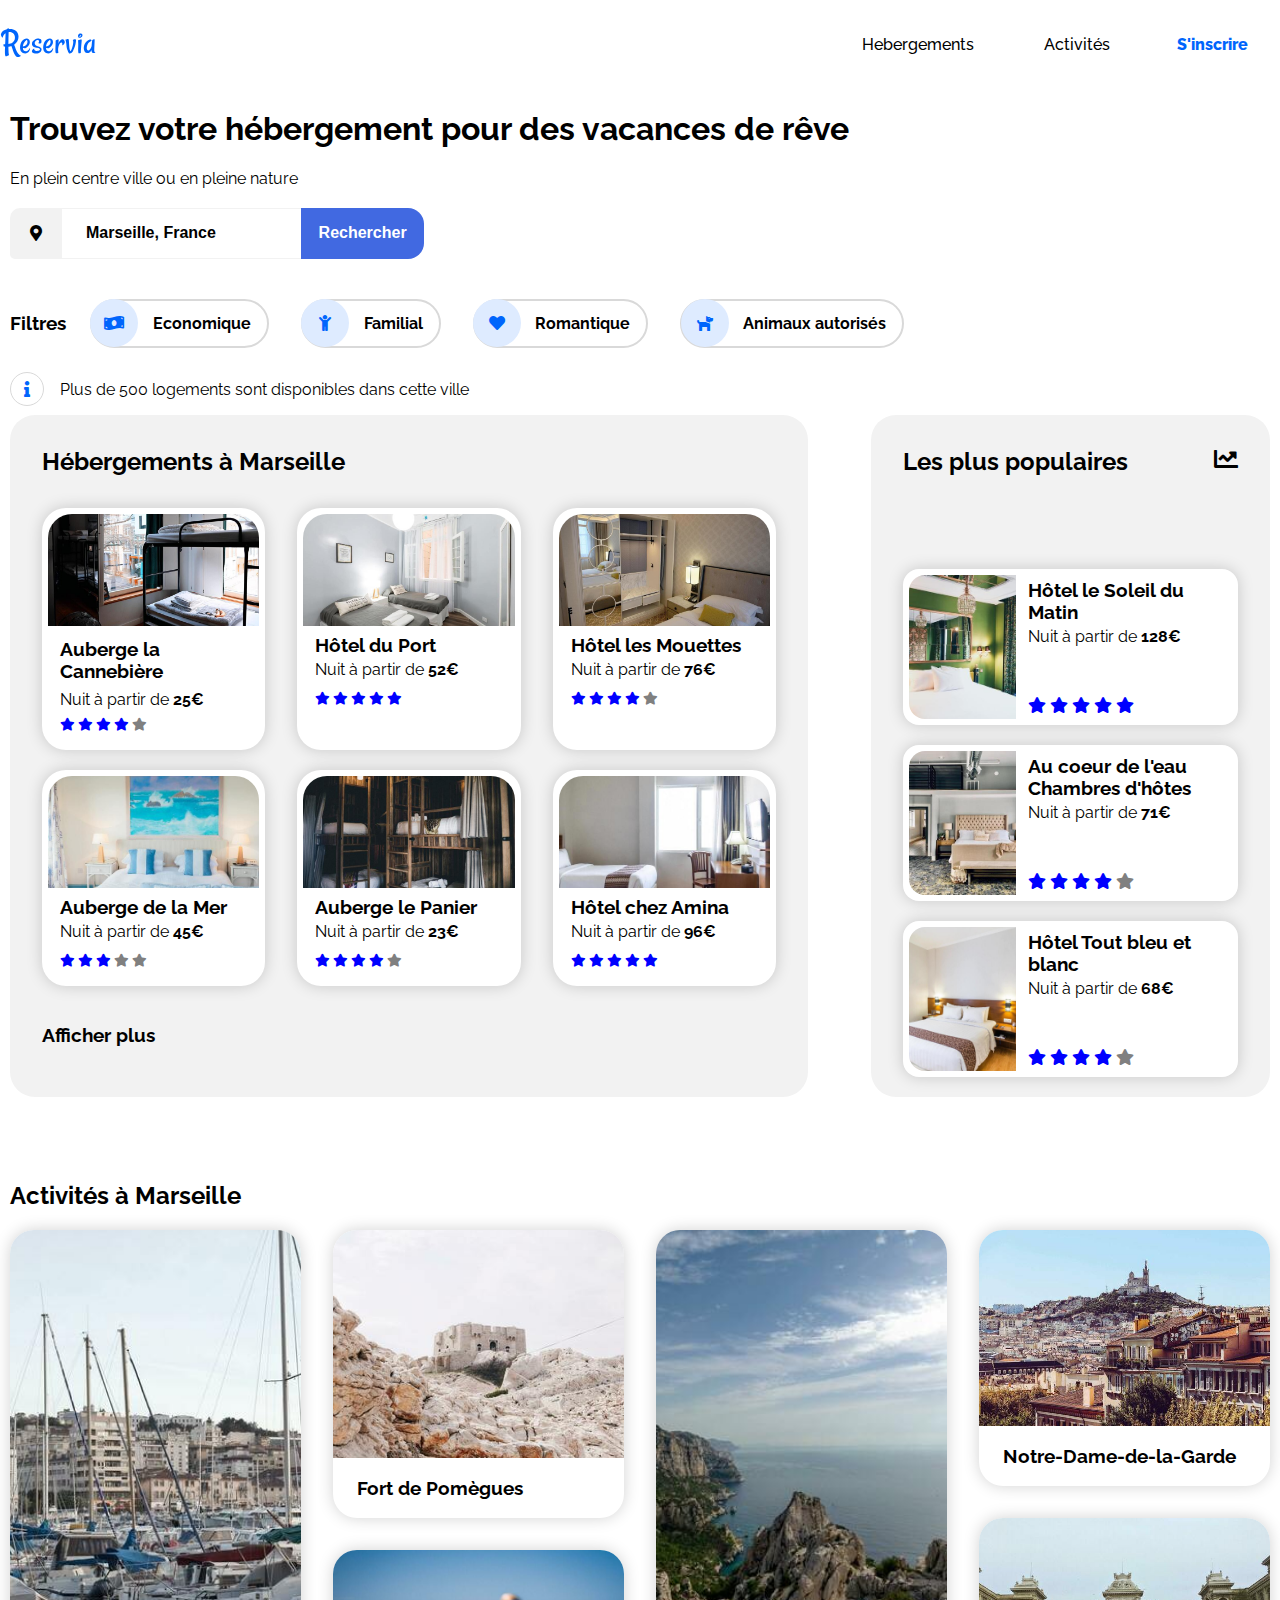
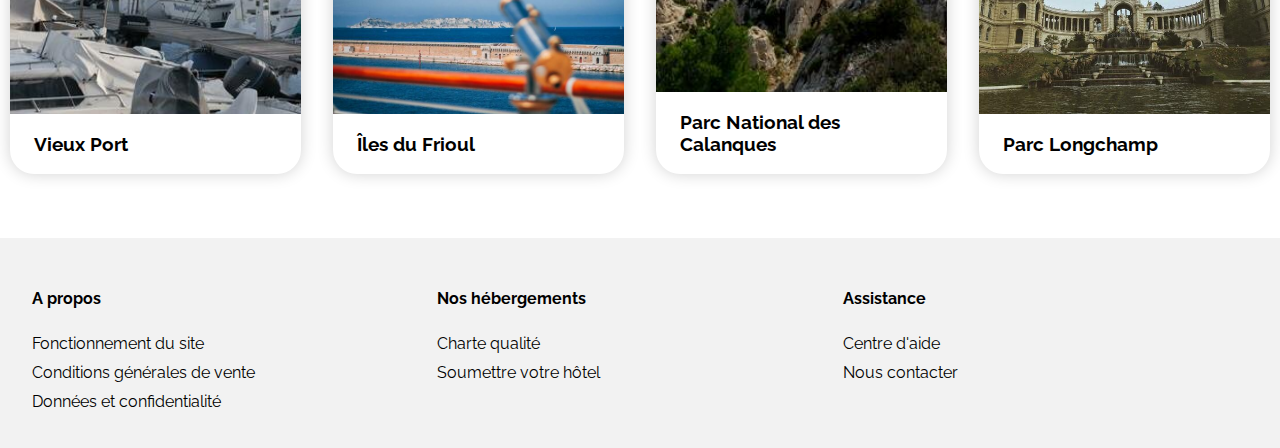
<file: index.html>
<!DOCTYPE html>
<html lang="fr">
    <head>
        <meta charset="UTF-8">
        <meta name="viewport" content="width=device-width, initial-scale=1.0">
        <title>Reservia</title>
        <link rel="stylesheet" href="style.css">
        <link rel="stylesheet" href="https://cdnjs.cloudflare.com/ajax/libs/font-awesome/5.13.1/css/all.min.css">
    </head>

    <body>
        <header class="head">
            <img class="image" src="images/logo/Reservia.svg" alt="logo__reservia">
                <nav>
                    <a href="#hebergements" class="lien">Hebergements</a>
                    <a href="#activites" class="lien">Activités</a>
                </nav>
                <a href="#" class="subs">S'inscrire</a>
        </header>
    
        <main>
            <section class="recherche">
                <h1>Trouvez votre hébergement pour des vacances de rêve</h1>
                <p>En plein centre ville ou en pleine nature</p>
    
                <form class="searchbox">
                    <span class="searchicone"><i class="fas fa-map-marker-alt"></i></span>
                    <input type="text" name="localisation" placeholder="Marseille, France" class="searchbar"/>
                    <button type="button" class="loupebutton"> <i class="fas fa-search"></i><span>Rechercher</span></button>
                </form>
            </section>

            <section class="filtres">
                <div class="filtreboutton">
                    <h3>Filtres</h3>
                    <div class="bouttonfiltre">
                        <div class="filtre_icone">
                            <i class="fas fa-money-bill-wave"></i>
                        </div>
                        <span class="filtre_text">Economique</span>
                    </div>
                    <div class="bouttonfiltre">
                        <div class="filtre_icone">
                            <i class="fas fa-child"></i>
                        </div>
                        <span class="filtre_text">Familial</span>
                    </div>
                    <div class="bouttonfiltre">
                        <div class="filtre_icone">
                            <i class="fas fa-heart"></i>                            
                        </div>
                        <span class="filtre_text">Romantique</span>
                    </div>
                    <div class="bouttonfiltre">
                        <div class="filtre_icone">
                            <i class="fas fa-dog"></i>
                        </div>
                        <span class="filtre_text">Animaux autorisés</span>
                    </div>
                </div>
                <div class="info">
                    <div class="info_icone">
                        <i class="fas fa-info"></i>
                    </div>
                    <p>Plus de 500 logements sont disponibles dans cette ville</p>
                </div>
            </section>

            <section class="hebergement">
                <aside class="populaire">
                    <h2>Les plus populaires <i class="fas fa-chart-line"></i></h2>  
                        
                        <article class="annonce_populaire">
                                <figure class="image_populaire">
                                    <img src="images/hebergements/4_small/emile-guillemot-Bj_rcSC5XfE-unsplash.jpg" alt="hotel le soleil du matin">
                                </figure>
                            <div class="populaire__text">   
                                <h3 class="nomannonce">Hôtel le Soleil du Matin</h3>
                                <p class="prixannonce">Nuit à partir de <b>128€</b></p>
                                <div class="white__space"></div>
                                <div class="etoiles">
                                    <i class="fas fa-star"></i>
                                    <i class="fas fa-star"></i>
                                    <i class="fas fa-star"></i>
                                    <i class="fas fa-star"></i>
                                    <i class="fas fa-star"></i>
                                </div>
                            </div>     
                        </article>

                        <article class="annonce_populaire">
                            <figure class="image_populaire">
                                <img src="images/hebergements/4_small/aw-creative-VGs8z60yT2c-unsplash.jpg" alt="au coeur de l'eau chambres d'hôtes">
                            </figure>
                        <div class="populaire__text">   
                            <h3 class="nomannonce">Au coeur de l'eau Chambres d'hôtes</h3>
                            <p class="prixannonce">Nuit à partir de <b>71€</b></p>
                            <div class="white__space"></div>
                            <div class="etoiles">
                                <i class="fas fa-star"></i>
                                <i class="fas fa-star"></i>
                                <i class="fas fa-star"></i>
                                <i class="fas fa-star"></i>
                                <i class="fas fa-star grey"></i>
                            </div>
                        </div>     
                    </article>  <!--article de ref-->

                    <article class="annonce_populaire">
                        <figure class="image_populaire">
                            <img src="images/hebergements/4_small/febrian-zakaria-sjvU0THccQA-unsplash.jpg" alt="hotel tout bleu et blanc">
                        </figure>
                    <div class="populaire__text">   
                        <h3 class="nomannonce">Hôtel Tout bleu et blanc</h3>
                        <p class="prixannonce">Nuit à partir de <b>68€</b></p>
                        <div class="white__space"></div>
                        <div class="etoiles">
                            <i class="fas fa-star"></i>
                            <i class="fas fa-star"></i>
                            <i class="fas fa-star"></i>
                            <i class="fas fa-star"></i>
                            <i class="fas fa-star grey"></i>
                        </div>
                    </div>     
                </article>
                </aside>

                <div class="marseille">
                    <h2>Hébergements à Marseille</h2>  
                        
                        <article class="annonce_marseille">
                            <figure class="image_marseille">
                                <img src="images/hebergements/4_small/marcus-loke-WQJvWU_HZFo-unsplash.jpg" alt="auberge la cannebiere" class="img_marseille">
                            </figure>
                            <div class="populaire__text">   
                                <h3 class="nomannoncemarseille">Auberge la Cannebière</h3>
                                <p class="prixannoncemarseille">Nuit à partir de <b>25€</b></p>
                                <div class="etoilesmarseille">
                                    <i class="fas fa-star"></i>
                                    <i class="fas fa-star"></i>
                                    <i class="fas fa-star"></i>
                                    <i class="fas fa-star"></i>
                                    <i class="fas fa-star grey"></i>
                                </div>
                            </div>     
                        </article>
                        
                        <article class="annonce_marseille">
                            <figure class="image_marseille">
                                <img src="images/hebergements/4_small/fred-kleber-gTbaxaVLvsg-unsplash.jpg" alt="hotel du port">
                            </figure>
                            <div class="populaire__text">   
                                <h3 class="nomannonce">Hôtel du Port</h3>
                                <p class="prixannonce">Nuit à partir de <b>52€</b></p>
                                <div class="etoilesmarseille">
                                    <i class="fas fa-star"></i>
                                    <i class="fas fa-star"></i>
                                    <i class="fas fa-star"></i>
                                    <i class="fas fa-star"></i>
                                    <i class="fas fa-star"></i>
                                </div>
                            </div>     
                        </article>

                        <article class="annonce_marseille">
                            <figure class="image_marseille">
                                <img src="images/hebergements/4_small/reisetopia-B8WIgxA_PFU-unsplash.jpg" alt="hotel les mouettes">
                            </figure>
                            <div class="populaire__text">   
                                <h3 class="nomannonce">Hôtel les Mouettes</h3>
                                <p class="prixannonce">Nuit à partir de <b>76€</b></p>
                                <div class="etoilesmarseille">
                                    <i class="fas fa-star"></i>
                                    <i class="fas fa-star"></i>
                                    <i class="fas fa-star"></i>
                                    <i class="fas fa-star"></i>
                                    <i class="fas fa-star grey"></i>
                                </div>
                            </div>     
                        </article>

                        <article class="annonce_marseille">
                            <figure class="image_marseille">
                                <img src="images/hebergements/4_small/annie-spratt-Eg1qcIitAuA-unsplash.jpg" alt="auberge de la mer">
                            </figure>
                            <div class="populaire__text">   
                                <h3 class="nomannonce">Auberge de la Mer</h3>
                                <p class="prixannonce">Nuit à partir de <b>45€</b></p>
                                <div class="etoilesmarseille">
                                    <i class="fas fa-star"></i>
                                    <i class="fas fa-star"></i>
                                    <i class="fas fa-star"></i>
                                    <i class="fas fa-star grey"></i>
                                    <i class="fas fa-star grey"></i>
                                </div>
                            </div>     
                        </article>

                        <article class="annonce_marseille">
                            <figure class="image_marseille">
                                <img src="images/hebergements/4_small/nicate-lee-kT-ZyaiwBe0-unsplash.jpg" alt="auberge le panier">
                            </figure>
                            <div class="populaire__text">   
                                <h3 class="nomannonce">Auberge le Panier</h3>
                                <p class="prixannonce">Nuit à partir de <b>23€</b></p>
                                <div class="etoilesmarseille">
                                    <i class="fas fa-star"></i>
                                    <i class="fas fa-star"></i>
                                    <i class="fas fa-star"></i>
                                    <i class="fas fa-star"></i>
                                    <i class="fas fa-star grey"></i>
                                </div>
                            </div>     
                        </article>

                        <article class="annonce_marseille">
                            <figure class="image_marseille">
                                <img src="images/hebergements/4_small/febrian-zakaria-M6S1WvfW68A-unsplash.jpg" alt="hotel chez amina">
                            </figure>
                            <div class="populaire__text">   
                                <h3 class="nomannonce">Hôtel chez Amina</h3>
                                <p class="prixannonce">Nuit à partir de <b>96€</b></p>
                                <div class="etoilesmarseille">
                                    <i class="fas fa-star"></i>
                                    <i class="fas fa-star"></i>
                                    <i class="fas fa-star"></i>
                                    <i class="fas fa-star"></i>
                                    <i class="fas fa-star"></i>
                                </div>
                            </div>     
                        </article>
                        <h3>Afficher plus</h3>
                </div>
            </section>

            <section class="activites">
                <h2>Activités à Marseille</h2>

                    <article class="activite_1 activite">
                        <figure class="image_activite" id="image_activite_1">
                            <img src="images/activites/4_small/reno-laithienne-QUgJhdY5Fyk-unsplash.jpg" alt="vieux port">
                        </figure>
                        <h3>Vieux Port</h3>
                    </article>

                    <article class="activite_2 activite">
                        <figure class="image_activite" id="image_activite_2">
                            <img src="images/activites/4_small/paul-hermann-QFTrLdQIRhI-unsplash.jpg" alt="fort de pomegues">
                        </figure>
                        <h3>Fort de Pomègues</h3>
                    </article>

                    <article class="activite_3 activite">
                        <figure class="image_activite" id="image_activite_3">
                            <img src="images/activites/4_small/kevin-hikari-rV_Qd1l-VXg-unsplash.jpg" alt="iles du frioul">
                        </figure>
                        <h3>Îles du Frioul</h3>
                    </article>

                    <article class="activite_4 activite">
                        <figure class="image_activite" id="image_activite_4">
                            <img src="images/activites/4_small/kilyan-sockalingum-NR8-cBCN3aI-unsplash.jpg" alt="parc national des calanques">
                        </figure>
                        <h3>Parc National des Calanques</h3>
                    </article>

                    <article class="activite_5 activite">
                        <figure class="image_activite" id="image_activite_5">
                            <img src="images/activites/4_small/florian-wehde-xW9e8gdotxI-unsplash.jpg" alt="notre dame de la garde">
                        </figure>
                        <h3>Notre-Dame-de-la-Garde</h3>
                    </article>

                    <article class="activite_6 activite">
                        <figure class="image_activite" id="image_activite_6">
                            <img src="images/activites/4_small/lena-paulin-wH2-EJoDcV0-unsplash.jpg" alt="parc longchamp">
                        </figure>
                        <h3>Parc Longchamp</h3>
                    </article>
            </section>
        </main>

        <footer>
            <div class="footerblocs">
                <div class="footerbloc">
                    <h4 class="footertitre">A propos</h4>
                    <a class="footerlien">Fonctionnement du site</a>
                    <a class="footerlien">Conditions générales de vente</a>
                    <a class="footerlien">Données et confidentialité</a>
                </div>
                <div class="footerbloc">
                    <h4 class="footertitre">Nos hébergements</h4>
                    <a class="footerlien">Charte qualité</a>
                    <a class="footerlien">Soumettre votre hôtel</a>
                </div>
                <div class="footerbloc">
                    <h4 class="footertitre">Assistance</h4>
                    <a class="footerlien">Centre d'aide</a>
                    <a class="footerlien">Nous contacter</a>
                </div>
            </div>
        </footer>
    </body>
</html>
</file>
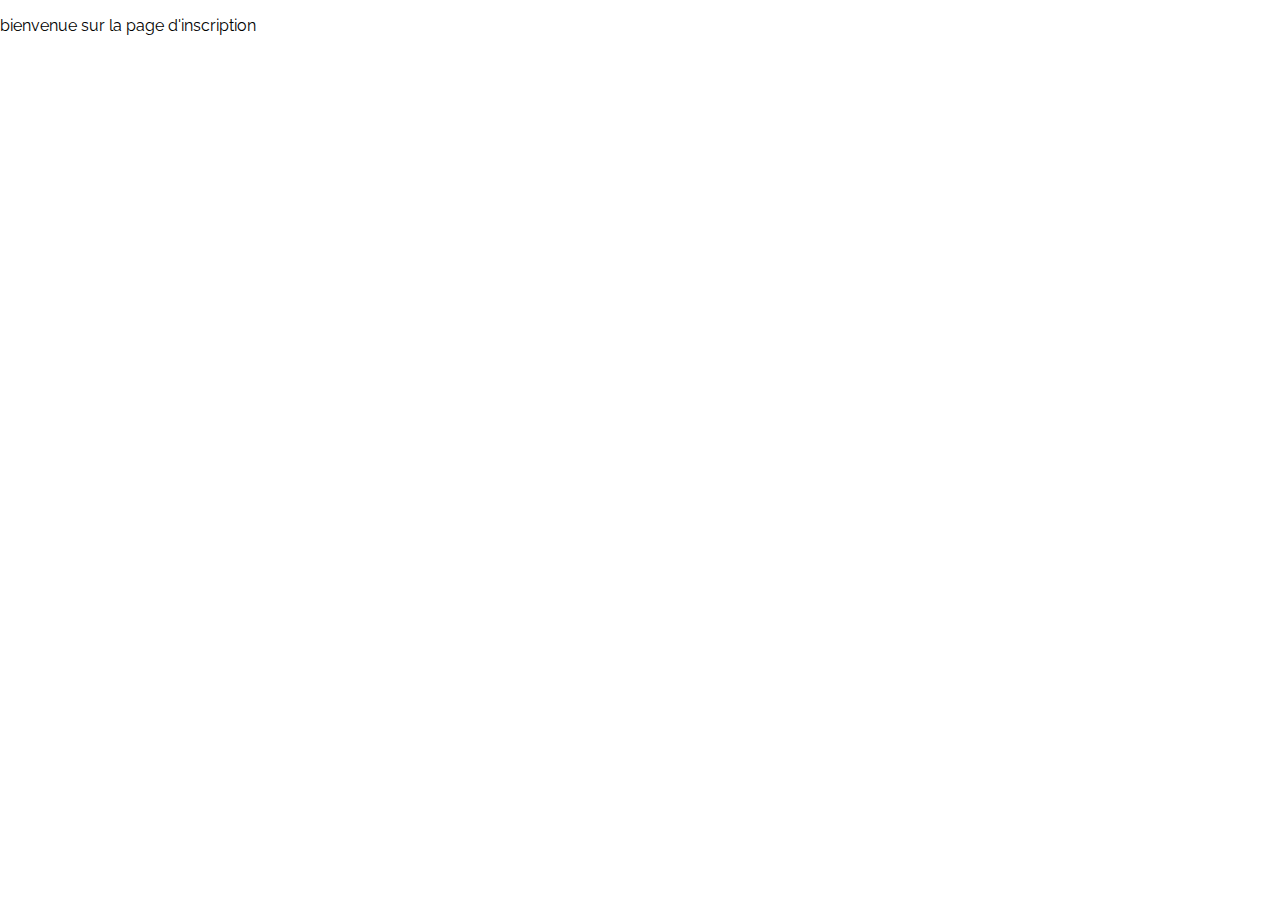
<file: inscription.html>
<!DOCTYPE html>
<html lang="fr">
    <head>
        <meta charset="UTF-8">
        <link rel="stylesheet" href="style.css">
        <title>inscription</title>
    </head>
    <body>
        <p> bienvenue sur la page d'inscription</p>
    </body>
</html>
</file>
<file: style.css>
@import url("https://fonts.googleapis.com/css2?family=Raleway:wght@300;400;500;600;700;800;900&display=swap");


/*---------------------------------BODY----------------------------------------*/

body{
    font-family: 'Raleway', sans-serif;
    margin: 0;
    box-sizing: border-box;
}

main, header, .footerblocs{
    max-width: 1440px;
    margin: 0 auto;
}

main {
    padding: 0 10px;
}

a {
    text-decoration: none;
    color: inherit;
}

 /*------------------------------HEADER--------------------------------*/
.head {
    display: grid;
    grid-template-columns: auto 1fr auto;
    grid-template-areas: "logo . subs" "nav nav nav";
}

.image {
    grid-area: logo;
    height: 45px;
    padding: 1.25rem 2rem;
}

nav {
    grid-area: nav;
    display: flex;
    align-items: center;
}

.lien {
    width: 50%;
    text-align: center;
    font-weight: 500;
    padding: 2rem;
    border: 3px solid transparent;
    border-bottom:3px solid #F2F2F2;
}

.lien:hover {
    color: #0065FC;
    border-bottom: 3px solid #0065FC;
}

.subs {
    grid-area: subs;
    color :#0065FC;
    padding: 2rem;
    font-weight: 800;
}

@media screen and (min-width: 600px) {
    .head {
        grid-template-columns: auto 1fr auto auto;
        grid-template-areas: "logo . nav subs";
    }
    .subs {
        margin-top: 3px;
    }
    .lien:hover {
        border-top: 3px solid #0065FC;
        border-bottom-color: transparent;
    }
    .lien {
        border-bottom-color: transparent;
    }   
}

@media screen and (min-width:1050px){
    .image {
        padding: 1.25rem 0 1.25rem 0;
    }
}
 /*------------------------------------------------------MAIN---------------------------------------------------------*/

 /*--------------------------------RECHERCHE------------------------------------*/



.searchicone {
    padding: 1rem 1.25rem;
    background-color: #F2F2F2;
    border-radius: 10px 0 0 5px;
    text-align: center;

}

.searchbar{
    padding: 0 1.5rem ;
    border: none;
    width: 260px;
    flex: 1;
    font-size: 1rem;
    border-top: #F2F2F2 1px solid;
    border-bottom: #F2F2F2 1px solid;
}

.searchbar::placeholder{
    color: black;
    font-weight: bold;
}

.loupebutton {
    color: white;
    border: none;
    border-radius: 1rem;
    background-color: royalblue;
    padding: 0 1.10rem;
    font-size: 1rem;
    cursor: pointer;
    font-weight: bold;
    margin-left: -1rem;
}

.loupebutton span {
    display: none;
}

.searchbox {
    display: flex;
    margin-top: 20px;
    margin-bottom: 40px;
    border-radius: 10px;
}

.fa-search{
    color: seashell;
}

@media screen and (min-width: 1050px) {
    .searchbar{
        flex: 0;
    }
    .loupebutton i {
        display: none;
    }
    .loupebutton span {
        display: block;
    }
    .loupebutton {
        border-radius: 0 1rem 1rem 0;
    }  
}
/*--------------------------------------FILTRE----------------------------------*/
.filtreboutton{
    display: flex;
    flex-wrap: wrap;
    padding: 0;
    margin-top: 2rem;
}

.bouttonfiltre{
    display: flex;
    border: solid 2px #D9D9D9;
    align-items: center;
    border-radius: 2rem;
    font-weight: bold;
    margin-bottom: 1rem;
    margin-right: 2rem;
    cursor: pointer;
}

.filtre_icone{
    display: flex ;
    color: #0065FC;
    justify-content: center;
    align-items: center;
    height: 3rem;
    width: 3rem;
    background-color: #deebff;
    border-radius: 100%;
    /*margin-right: 5px;*/
    font-weight: bold;
    margin: -0.1rem;
}

.filtre_text{
    margin: 0 1rem;
}

.filtreboutton h3{
    display: flex;
    margin: 0 15rem 1rem 0;
    align-items: center;
}

.info_icone {
    display: flex;
    justify-content: center;
    align-items: center;
    width: 2rem;
    height: 2rem;
    border: solid #D9D9D9 1px;
    border-radius: 100%;
    color: #0065FC;
    margin-right: 1rem;
}

.info{
    display: flex;
    align-items: center;
}

@media screen and (min-width: 542px) {
    .filtreboutton h3{
        margin-right: 1.5rem;
    }
}
/*---------------------------POPULAIRE----------------------------------*/
.fa-star{
    color: blue;
}

.grey{
    color: grey;
}

.populaire {
    display: grid;
    background-color: #F2F2F2;
    grid-template-columns: 1fr;
    grid-template-rows: auto repeat(3, 9rem);
    grid-area: populaire;
    row-gap: 2rem;
    padding: 10px 10px 30px 10px;
}

.populaire h2{
    display: flex;
    justify-content: space-between;
    margin: 0;
}

.annonce_populaire {
    display: flex;
    align-items: stretch;
    height: 100%;
    overflow: auto;
    border-radius: 1rem;
    background-color: white;
    margin: 0;
    padding: 0.375rem;
    box-shadow: 0 0 16px #0000002e ;
    cursor: pointer;
}

.image_populaire {
    margin: 0;
    position: relative; /* point d'encrage de l'image */
    height: 100%;
    width: 33%;
    min-width: 33%;
}

.image_populaire img{
    position: absolute;
    width: 100%;
    height: 100%;
    object-fit: cover;
    border-radius: 1rem 0 0 1rem;
}

.populaire__text{
    display: flex;
    flex-direction: column;
}

.nomannonce{
    margin: 0.25rem 0.75rem 0 0.75rem;
}

.prixannonce{
    margin: 0.25rem 0.75rem 0.25rem 0.75rem;
}

.white__space{
    flex: 1;
}

.etoiles{
    margin: 0 0.75rem 0.25rem 0.75rem;
}

@media screen and (min-width: 1050px) {
    .populaire{
        grid-area: populaire;
        border-radius: 25px;
        padding: 2rem;
    }
}
/*---------------------------Hebergement-------------------------------*/
@media screen and (min-width: 1050px) {
    .hebergement{
        display: grid;
        grid-template-columns: 6fr 3fr;
        grid-template-areas: "marseille populaire";
        column-gap: 5%;
    }
}
/*---------------------------MARSEILLE----------------------------------*/
.marseille{
    display: grid;
    grid-template-columns: 1fr;
    column-gap: 2rem;
    row-gap: 2rem;
    border-radius: 1.5rem ;
    padding: 10px;
    grid-area: marseille;
}

.marseille h2{
    margin-top: 1rem;
    grid-column: 1/-1;
}

.annonce_marseille{
    padding: 0.375rem;
    box-shadow: 0 0 16px #0000002e ;
    cursor: pointer;
    height: 100%;
    border-radius: 1.5rem;
    background-color: white;
}

.image_marseille{
    margin: 0;
}

.image_marseille img{
    border-radius: 1.5rem 1.5rem 0 0;
    height: 7rem;
    width: 100%;
    object-fit: cover;
}

.nomannoncemarseille{
    margin: 0.5rem 0.75rem 0 0.75rem;
}

.prixannoncemarseille{
    margin: 0.5rem 0.75rem 0 0.75rem;
}

.etoilesmarseille {
    margin: 0.5rem 0.75rem 0 0.75rem;
    font-size: 13px;
}

.marseille h3{
    cursor: pointer;
}

@media screen and (min-width:800px) and (max-width:1049px){
    .marseille {
        grid-template-columns: 1fr 1fr;
    }
}

@media screen and (min-width: 1050px) {
    .marseille {
        grid-area: marseille;
        border-radius: 25px;
        background-color: #F2F2F2;
        grid-template-columns: 1fr 1fr 1fr;
        grid-row-gap: 2rem;
        padding: 2rem;
    }
    .marseille h2 {
        margin: 0;
    }
}
/*---------------------------ACTIVITES----------------------------------*/


.activites {
    display: grid;
    grid-template-columns: 1fr;
    column-gap: 2rem;
    row-gap: 2rem;
    border-radius: 15px;
    margin: 4rem 10px;
    grid-template-rows: auto repeat(6, 12rem);
}

.activite{
    display: flex;
    flex-direction: column;
    overflow: hidden;
    box-shadow: 0 0 16px #0000002e ;
    border-radius: 1.5rem;
    cursor: pointer;
}


.image_activite {
    border-radius: 1.5rem;
    margin: 0;
    position: relative;
    flex: 1;
}

.image_activite img{
    height: 100%;
    width: 100%;
    object-fit: cover;
    position: absolute;
}

.activite h3{
    margin: 1.2rem 1.5rem;
}

.activites h2 {
    grid-column: 1/-1;
}

@media screen and (min-width:800px) and (max-width:1049px){
    .activites {
        grid-template-columns: 1fr 1fr;
        grid-template-rows: auto repeat(3, 12rem);
    }    
}

@media screen and (min-width: 1050px) {
    .activites {
        grid-template-columns: repeat(4, 1fr);
        grid-template-rows: auto 14rem 2rem 2rem 2rem 14rem;
        column-gap: 2rem;
        margin: 4rem 0;
        row-gap: 0;
    }
    .activite_1 {
        grid-column: 1/2;
        grid-row: 2/7;
    }
    .activite_2 {
        grid-column: 2;
        grid-row: 2/5;
    }
    .activite_3 {
        grid-column: 2;
        grid-row: 6/7;
    }
    .activite_4 {
        grid-column: 3/4;
        grid-row: 2/7;
    }
    .activite_5 {
        grid-column: 4;
        grid-row: 2/4;
    }
    .activite_6 {
        grid-column: 4;
        grid-row: 5/7;
    }
}
/*----------------------------------------------FOOTER--------------------------------------------------------------*/

footer{
    background-color: #F2F2F2;}

.footerblocs{
    padding: 1em;
    display: flex;
    flex-direction: column;
}

.footerbloc {
    justify-content: center;
}

.footerlien {
    display: flex;
    flex-direction: column;
    padding: 5px 5px 5px 0;
    cursor: pointer;
}

@media screen and (min-width:800px) and (max-width:1049px){
    .footerblocs {
        flex-direction: row;
        justify-content: space-between;
    }
    .footerbloc {
        width: 33%;
    }
}

@media screen and (min-width: 1050px) {
    footer {
        background-color: #F2F2F2;
        padding: 0 2rem 2rem 2rem;
    }
    .footerblocs {
        flex-direction: row;
        justify-content: space-between;
        padding: 0;
    }
    .footerbloc {
        padding-top: 30px;
        justify-content: flex-start;
        width: 100%;
    }
}
</file>
